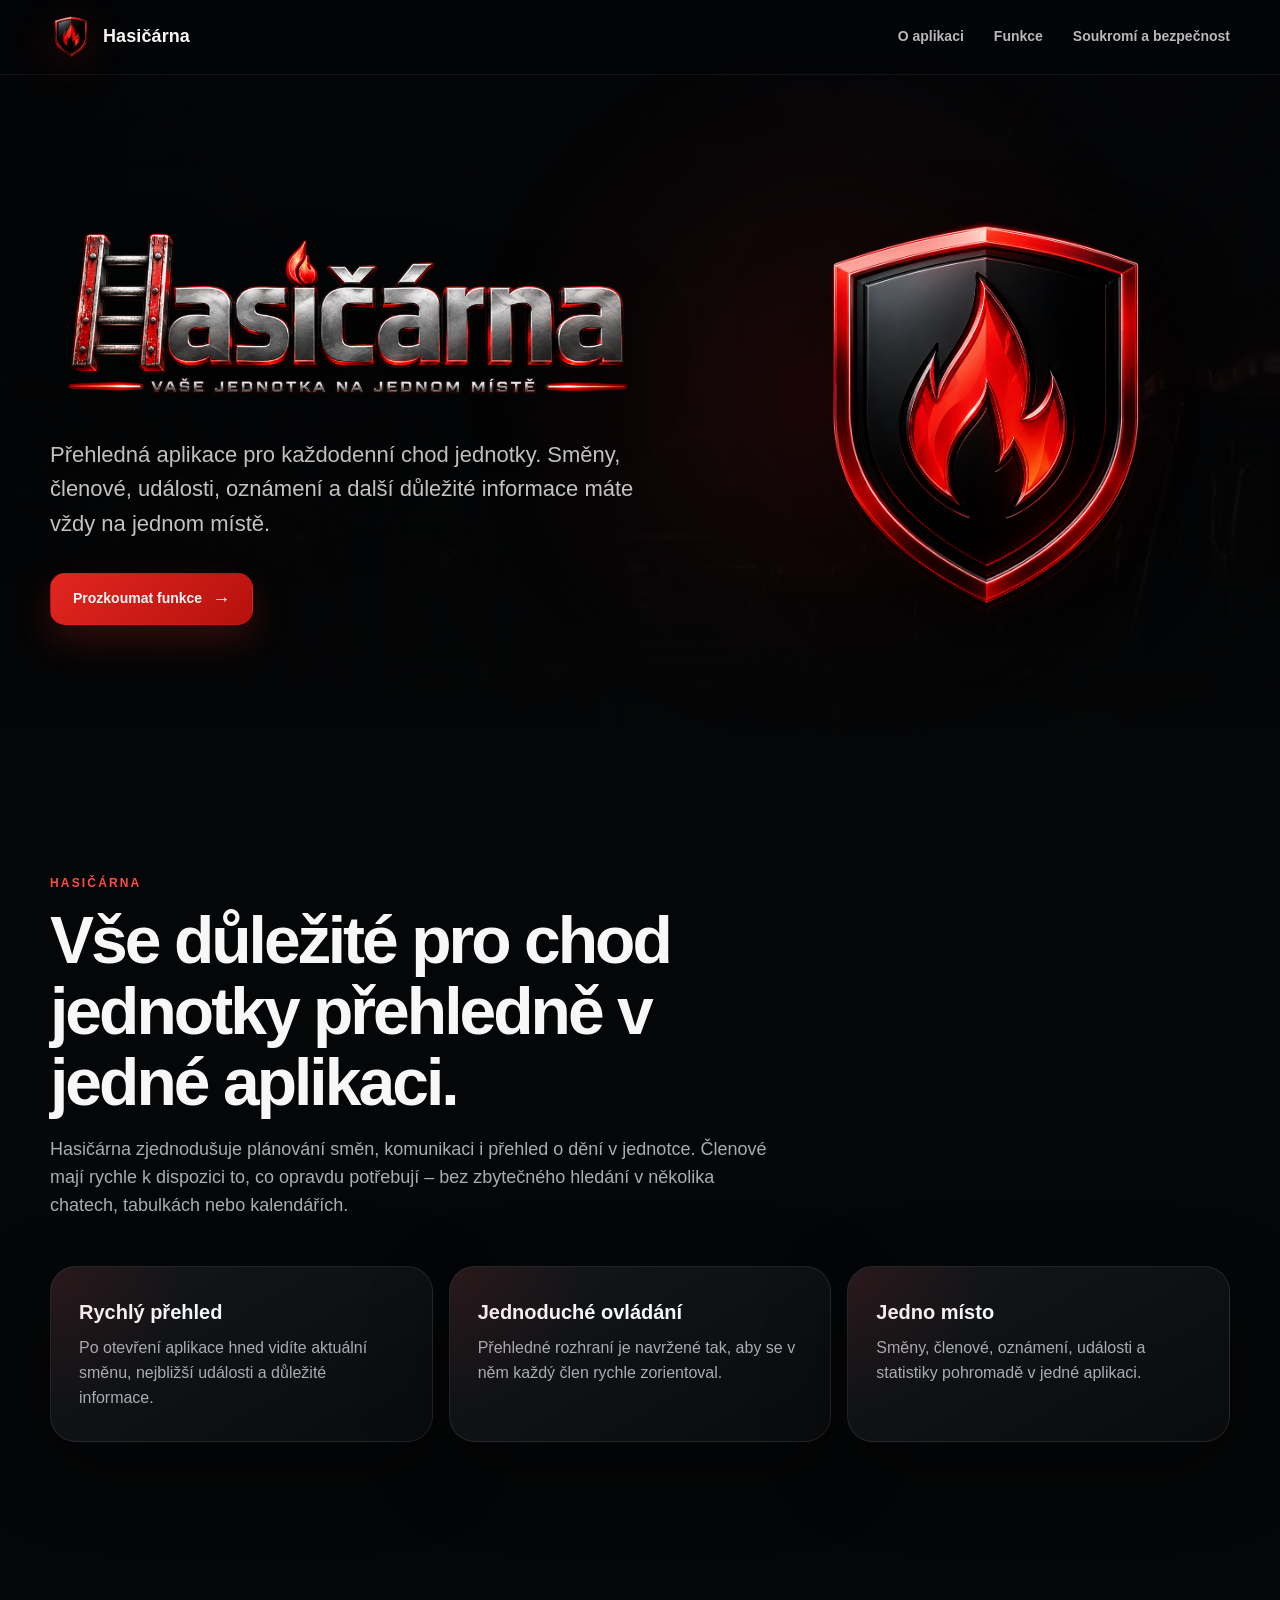
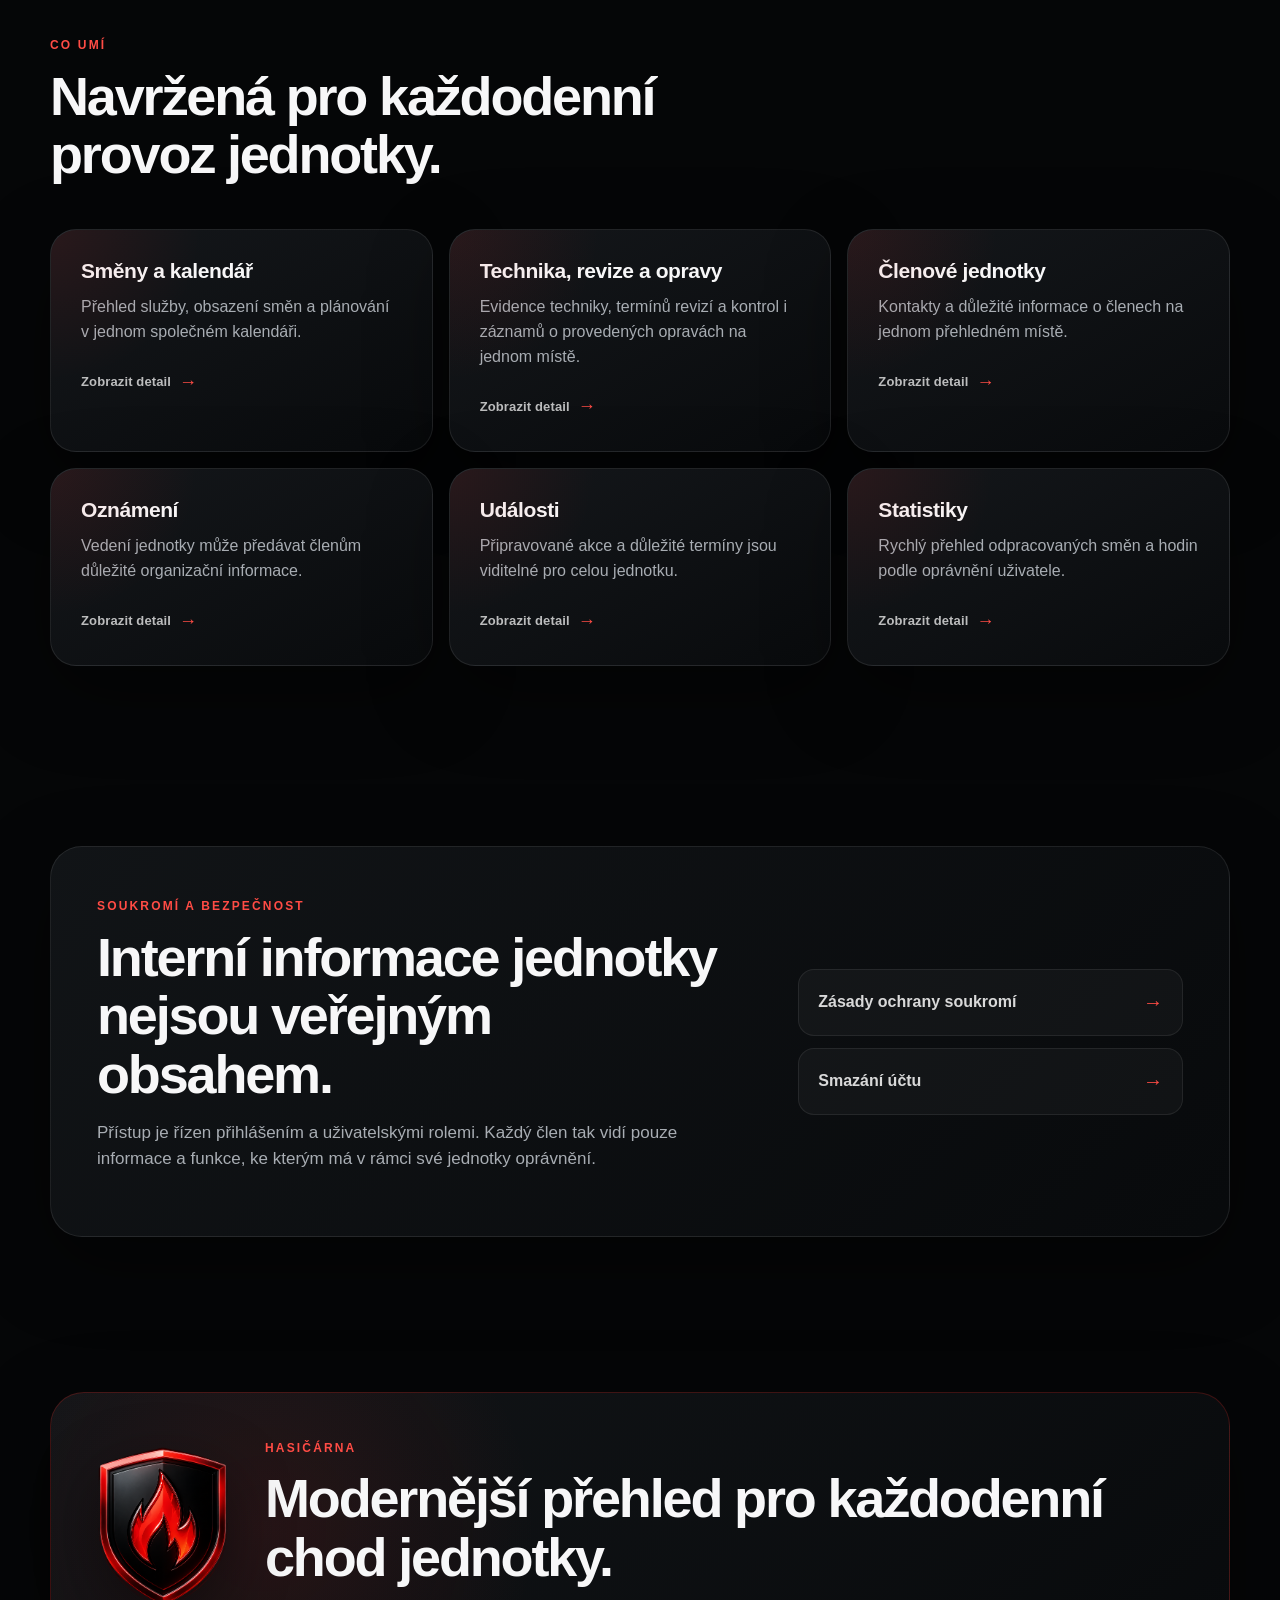
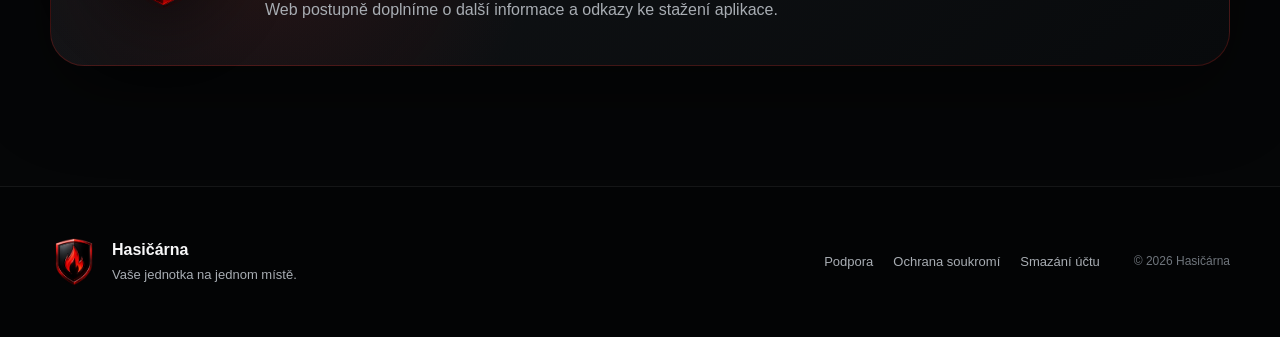
<file: index.html>
<!doctype html>
<html lang="cs">
<head>
  <meta charset="utf-8">
  <meta name="viewport" content="width=device-width, initial-scale=1">
  <meta name="theme-color" content="#070809">
  <meta name="description" content="Hasičárna – přehledná aplikace pro každodenní chod jednotky. Směny, členové, události, oznámení a další důležité informace na jednom místě.">
  <title>Hasičárna – vaše jednotka na jednom místě</title>
  <link rel="icon" type="image/png" href="assets/logo-shield.png">
  <link rel="stylesheet" href="styles.css">
</head>
<body>
  <header class="site-header" id="top">
    <div class="nav-shell">
      <a class="nav-brand" href="#top" aria-label="Hasičárna – domů">
        <img src="assets/logo-shield.png" alt="Logo Hasičárna">
        <span>Hasičárna</span>
      </a>
      <button class="menu-toggle" type="button" aria-label="Otevřít menu" aria-expanded="false">
        <span></span><span></span><span></span>
      </button>
      <nav class="nav-links" aria-label="Hlavní navigace">
        <a href="#o-aplikaci">O aplikaci</a>
        <a href="#funkce">Funkce</a>
        <a href="#bezpecnost">Soukromí a bezpečnost</a>
      </nav>
    </div>
  </header>

  <main>
    <section class="hero">
      <div class="hero-backdrop" aria-hidden="true"></div>
      <div class="hero-glow" aria-hidden="true"></div>
      <div class="hero-inner">
        <div class="hero-copy reveal">
          <img class="hero-wordmark" src="assets/hasicarna-wordmark.png" alt="Hasičárna – vaše jednotka na jednom místě">
          <p class="hero-lead">Přehledná aplikace pro každodenní chod jednotky. Směny, členové, události, oznámení a další důležité informace máte vždy na jednom místě.</p>
          <div class="hero-actions">
            <a class="button primary" href="#funkce">Prozkoumat funkce <span aria-hidden="true">→</span></a>
          </div>
        </div>
        <div class="hero-emblem reveal" aria-hidden="true">
          <div class="emblem-halo"></div>
          <img src="assets/logo-shield.png" alt="">
        </div>
      </div>
      <div class="hero-fade" aria-hidden="true"></div>
    </section>

    <section class="section intro" id="o-aplikaci">
      <div class="section-heading reveal">
        <span class="eyebrow">Hasičárna</span>
        <h1>Vše důležité pro chod jednotky přehledně v jedné aplikaci.</h1>
        <p>Hasičárna zjednodušuje plánování směn, komunikaci i přehled o dění v jednotce. Členové mají rychle k dispozici to, co opravdu potřebují – bez zbytečného hledání v několika chatech, tabulkách nebo kalendářích.</p>
      </div>
      <div class="stats-grid reveal">
        <article class="stat-card">
          <strong>Rychlý přehled</strong>
          <p>Po otevření aplikace hned vidíte aktuální směnu, nejbližší události a důležité informace.</p>
        </article>
        <article class="stat-card">
          <strong>Jednoduché ovládání</strong>
          <p>Přehledné rozhraní je navržené tak, aby se v něm každý člen rychle zorientoval.</p>
        </article>
        <article class="stat-card">
          <strong>Jedno místo</strong>
          <p>Směny, členové, oznámení, události a statistiky pohromadě v jedné aplikaci.</p>
        </article>
      </div>
    </section>

    <section class="section features" id="funkce">
      <div class="section-heading reveal">
        <span class="eyebrow">Co umí</span>
        <h2>Navržená pro každodenní provoz jednotky.</h2>
      </div>
      <div class="feature-grid">
        <article class="feature-card reveal" role="button" tabindex="0" aria-haspopup="dialog" data-feature="shifts">
          <h3>Směny a kalendář</h3>
          <p>Přehled služby, obsazení směn a plánování v jednom společném kalendáři.</p>
          <span class="feature-more">Zobrazit detail <span aria-hidden="true">→</span></span>
        </article>
        <article class="feature-card reveal" role="button" tabindex="0" aria-haspopup="dialog" data-feature="equipment">
          <h3>Technika, revize a opravy</h3>
          <p>Evidence techniky, termínů revizí a kontrol i záznamů o provedených opravách na jednom místě.</p>
          <span class="feature-more">Zobrazit detail <span aria-hidden="true">→</span></span>
        </article>
        <article class="feature-card reveal" role="button" tabindex="0" aria-haspopup="dialog" data-feature="members">
          <h3>Členové jednotky</h3>
          <p>Kontakty a důležité informace o členech na jednom přehledném místě.</p>
          <span class="feature-more">Zobrazit detail <span aria-hidden="true">→</span></span>
        </article>
        <article class="feature-card reveal" role="button" tabindex="0" aria-haspopup="dialog" data-feature="announcements">
          <h3>Oznámení</h3>
          <p>Vedení jednotky může předávat členům důležité organizační informace.</p>
          <span class="feature-more">Zobrazit detail <span aria-hidden="true">→</span></span>
        </article>
        <article class="feature-card reveal" role="button" tabindex="0" aria-haspopup="dialog" data-feature="events">
          <h3>Události</h3>
          <p>Připravované akce a důležité termíny jsou viditelné pro celou jednotku.</p>
          <span class="feature-more">Zobrazit detail <span aria-hidden="true">→</span></span>
        </article>
        <article class="feature-card reveal" role="button" tabindex="0" aria-haspopup="dialog" data-feature="statistics">
          <h3>Statistiky</h3>
          <p>Rychlý přehled odpracovaných směn a hodin podle oprávnění uživatele.</p>
          <span class="feature-more">Zobrazit detail <span aria-hidden="true">→</span></span>
        </article>
      </div>
    </section>

    <section class="section security" id="bezpecnost">
      <div class="security-panel reveal">
        <div>
          <span class="eyebrow">Soukromí a bezpečnost</span>
          <h2>Interní informace jednotky nejsou veřejným obsahem.</h2>
          <p>Přístup je řízen přihlášením a uživatelskými rolemi. Každý člen tak vidí pouze informace a funkce, ke kterým má v rámci své jednotky oprávnění.</p>
        </div>
        <div class="security-links">
          <a href="privacy.html">Zásady ochrany soukromí <span>→</span></a>
          <a href="delete-account.html">Smazání účtu <span>→</span></a>
        </div>
      </div>
    </section>

    <section class="section cta">
      <div class="cta-card reveal">
        <img src="assets/logo-shield.png" alt="Logo Hasičárna">
        <div>
          <span class="eyebrow">Hasičárna</span>
          <h2>Modernější přehled pro každodenní chod jednotky.</h2>
          <p>Web postupně doplníme o další informace a odkazy ke stažení aplikace.</p>
        </div>
      </div>
    </section>
  </main>


  <div class="feature-modal" id="feature-modal" aria-hidden="true">
    <div class="feature-modal-backdrop" data-modal-close></div>
    <section class="feature-modal-dialog" role="dialog" aria-modal="true" aria-labelledby="feature-modal-title">
      <button class="feature-modal-close" type="button" aria-label="Zavřít detail" data-modal-close>×</button>
      <div class="feature-modal-preview" id="feature-modal-preview">
        <img src="assets/logo-shield.png" alt="" aria-hidden="true">
        <span>Náhled obrazovky doplníme</span>
      </div>
      <div class="feature-modal-content">
        <span class="eyebrow">Detail funkce</span>
        <h2 id="feature-modal-title"></h2>
        <p id="feature-modal-text"></p>
        <ul id="feature-modal-list"></ul>
      </div>
    </section>
  </div>

  <footer class="site-footer">
    <div class="footer-inner">
      <div class="footer-brand">
        <img src="assets/logo-shield.png" alt="">
        <div><strong>Hasičárna</strong><span>Vaše jednotka na jednom místě.</span></div>
      </div>
      <div class="footer-links">
        <a href="support.html">Podpora</a>
        <a href="privacy.html">Ochrana soukromí</a>
        <a href="delete-account.html">Smazání účtu</a>
      </div>
      <p class="copyright">© <span id="year"></span> Hasičárna</p>
    </div>
  </footer>

  <script src="script.js"></script>
</body>
</html>
</file>
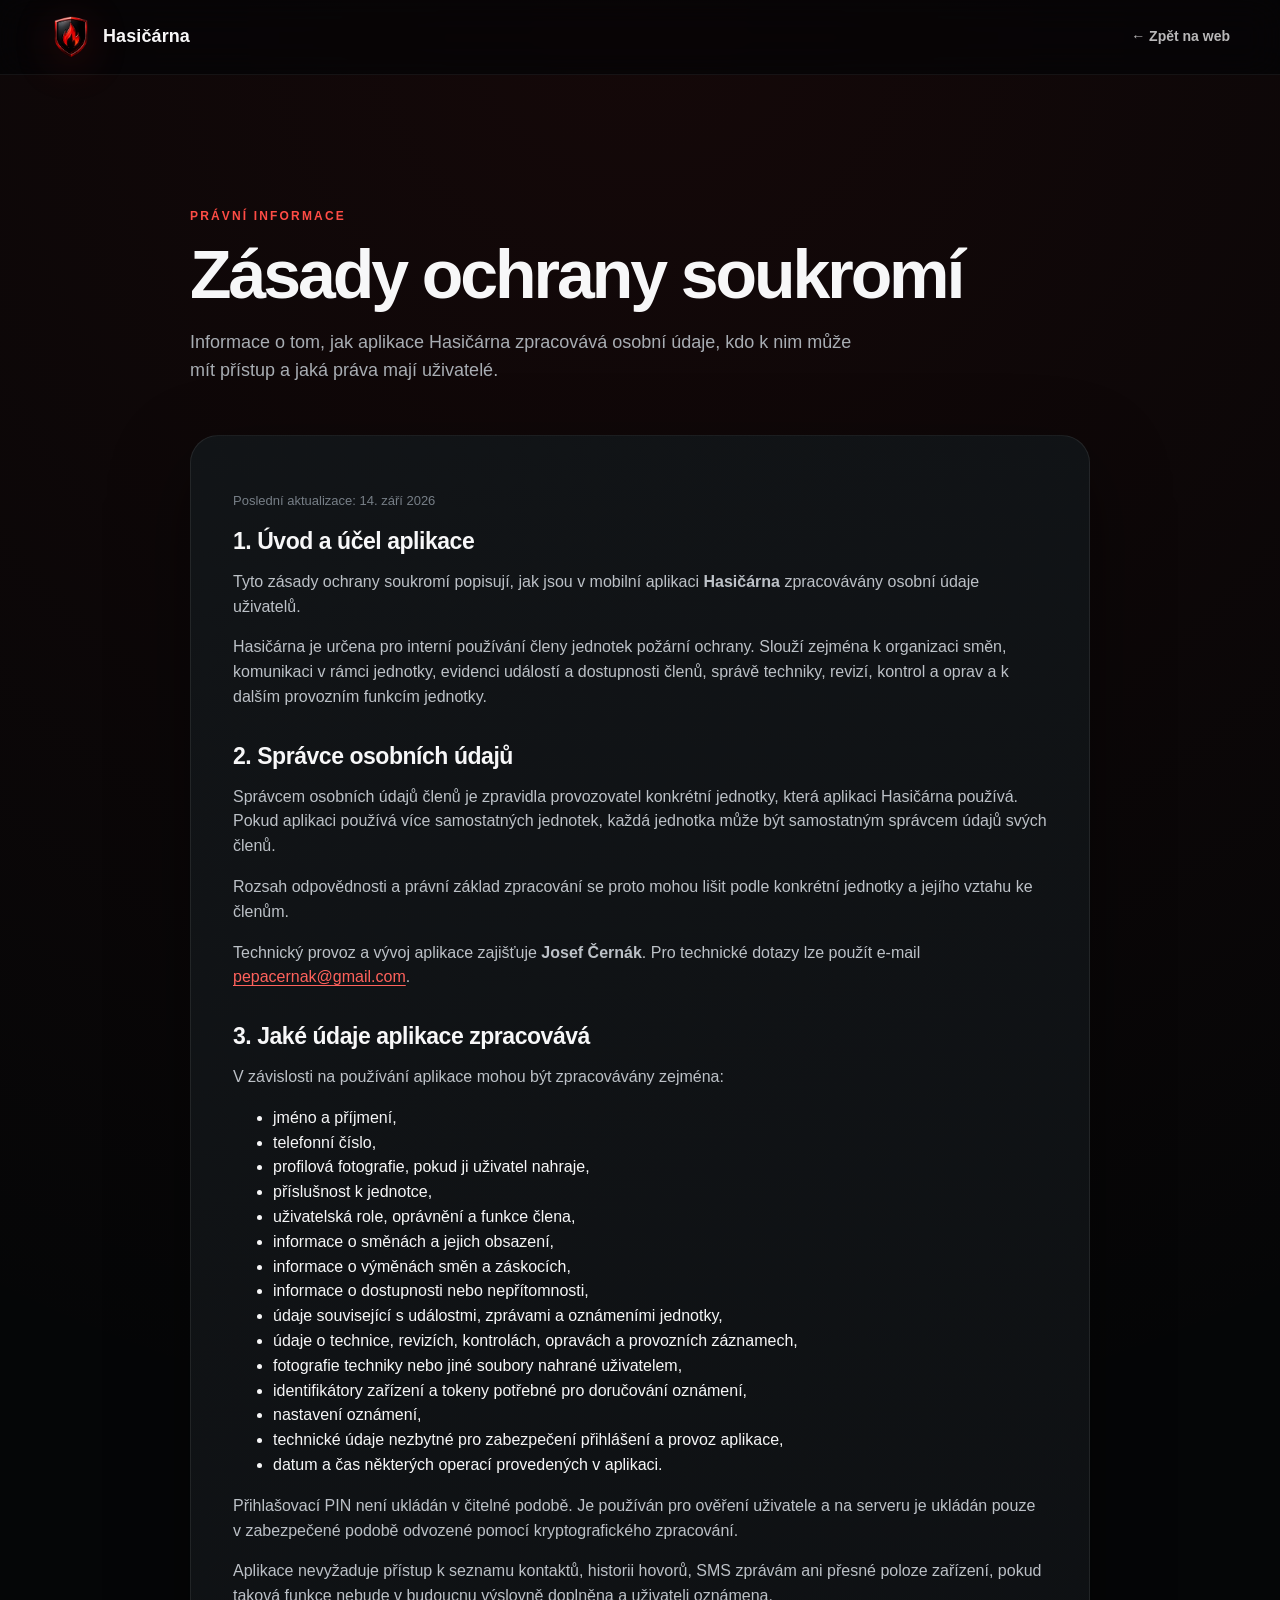
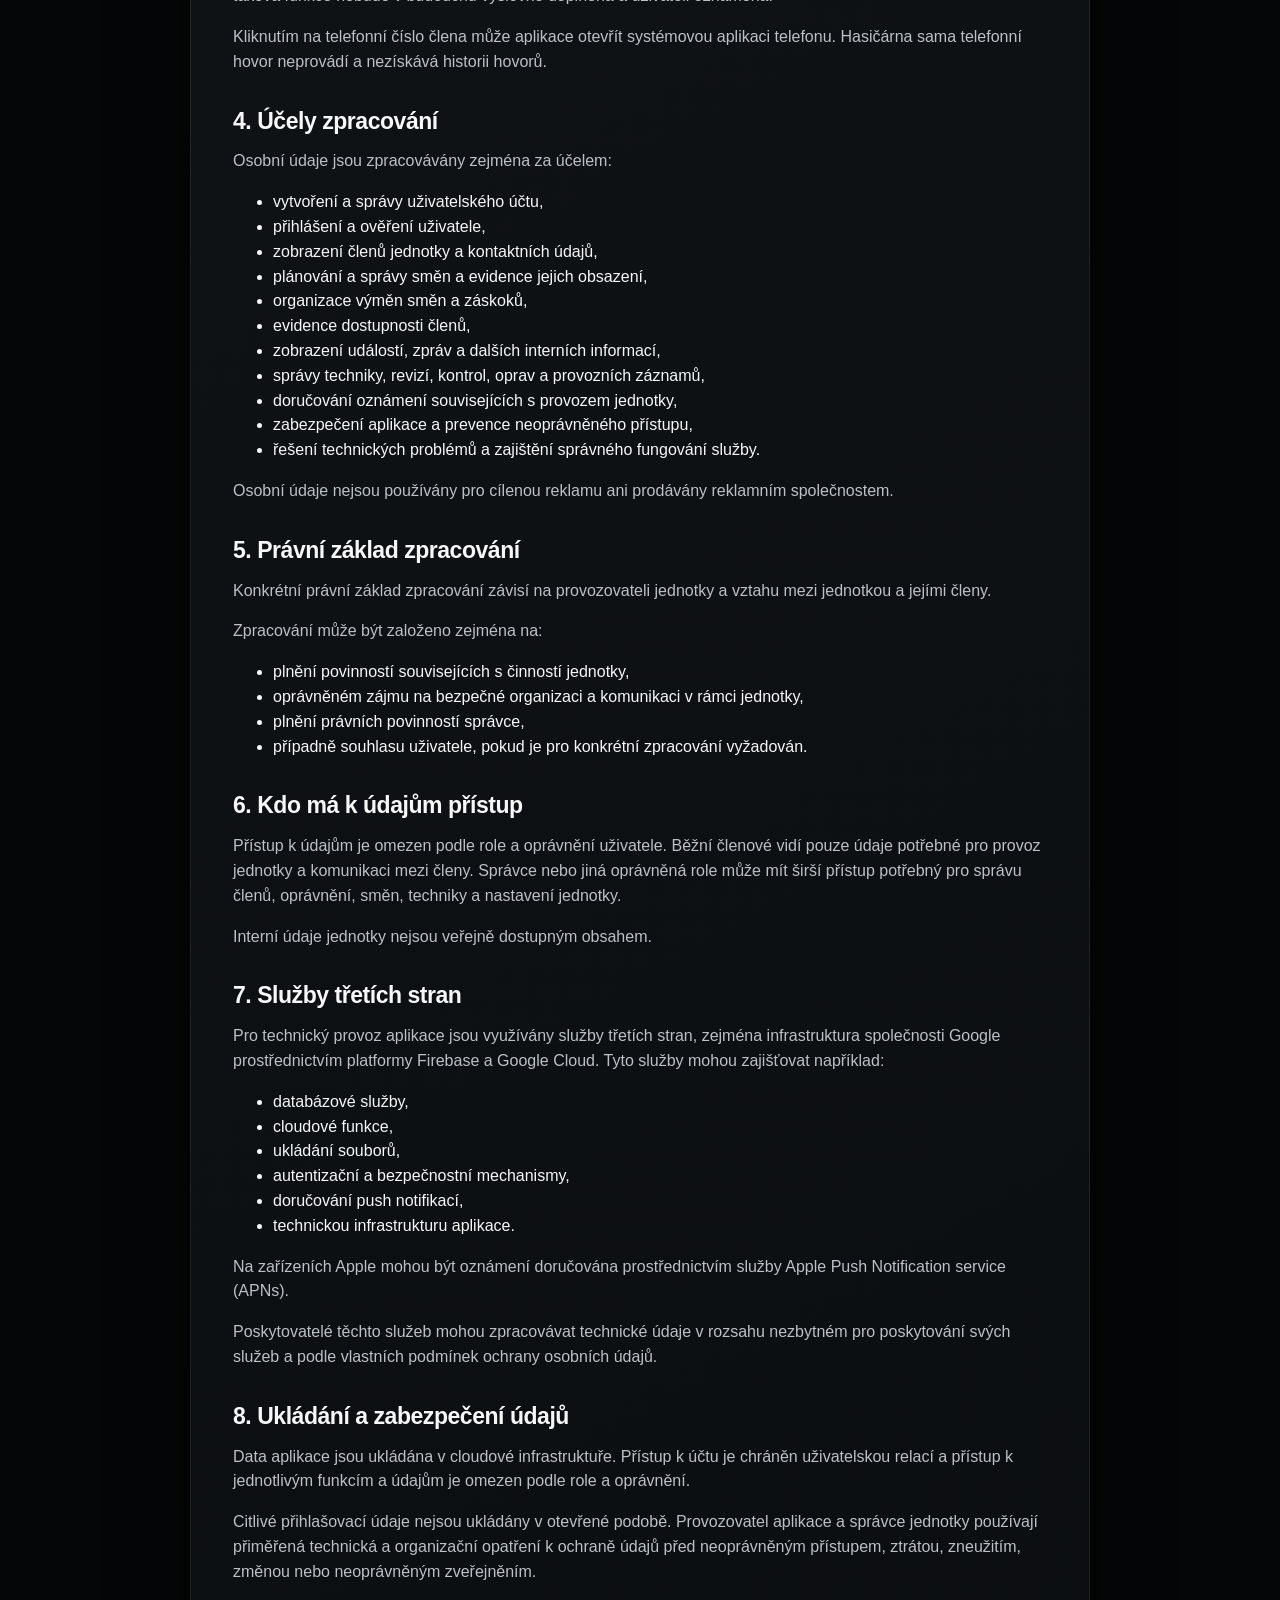
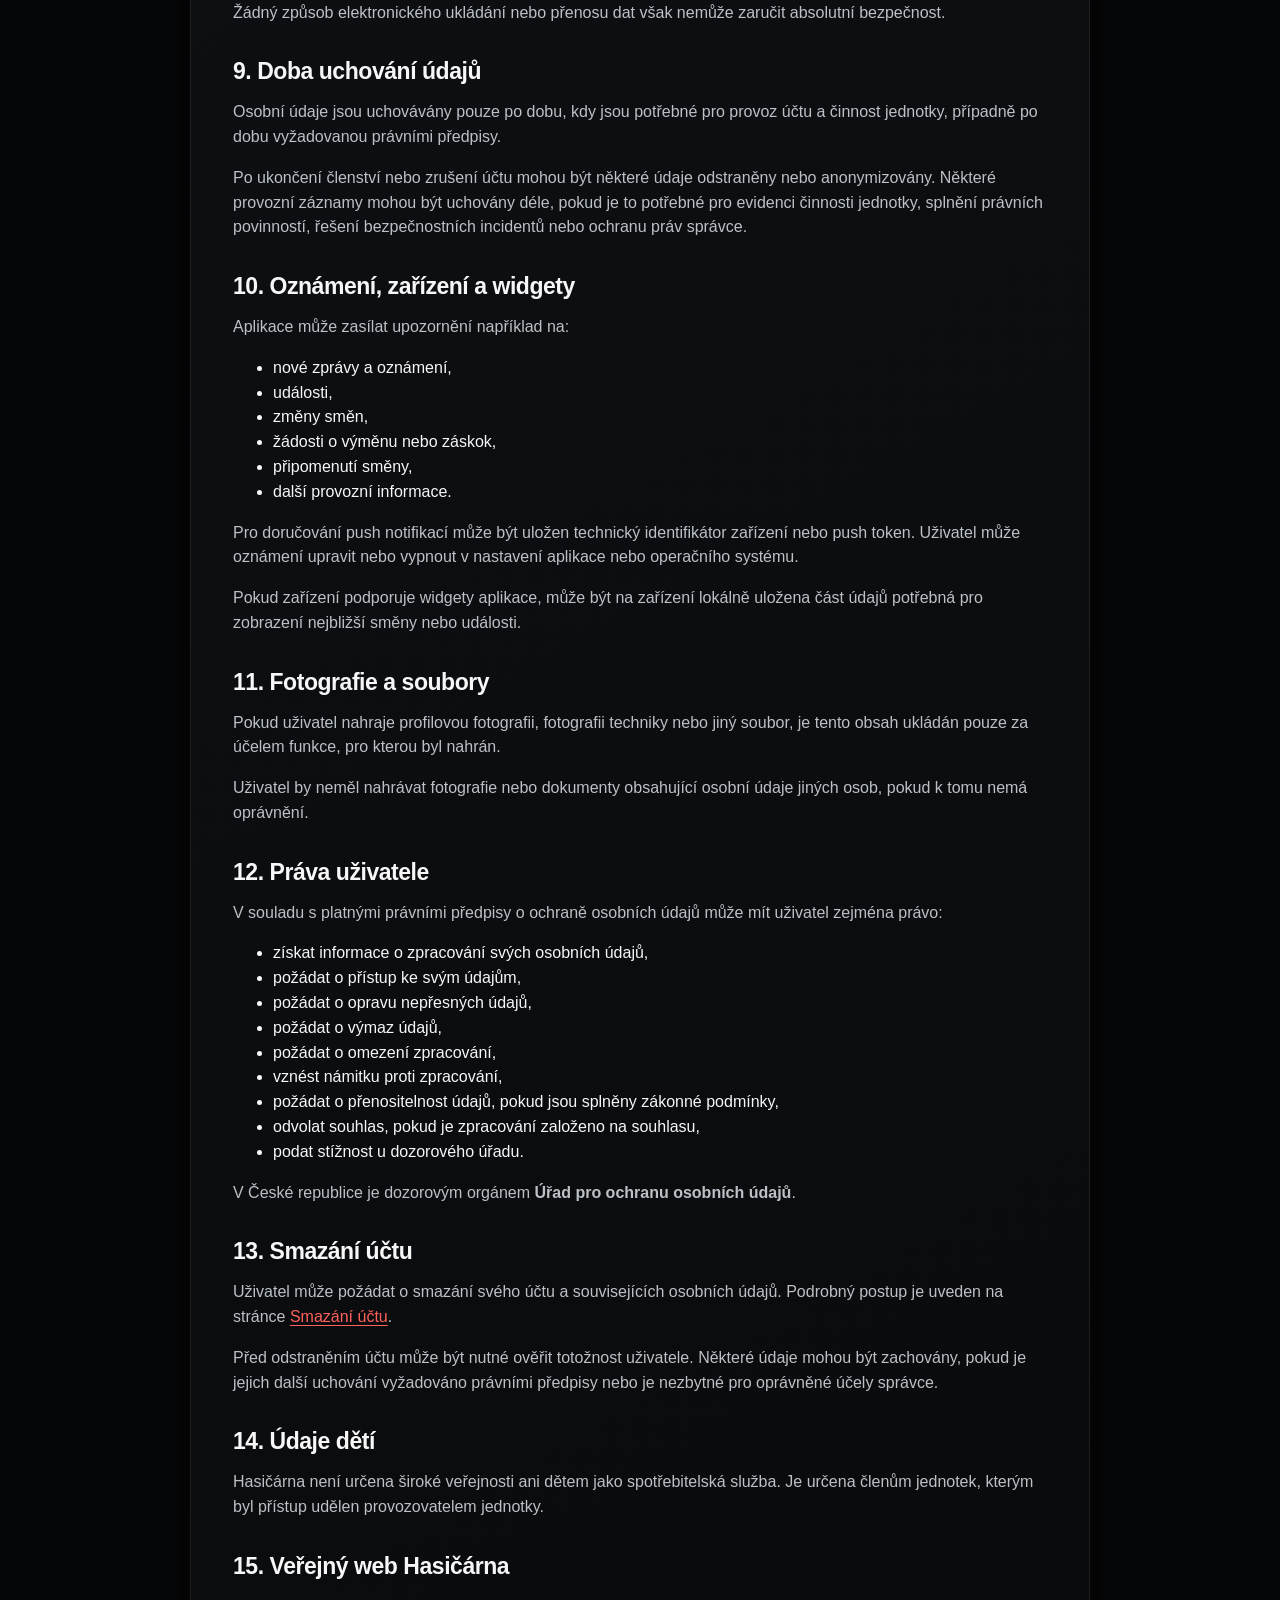
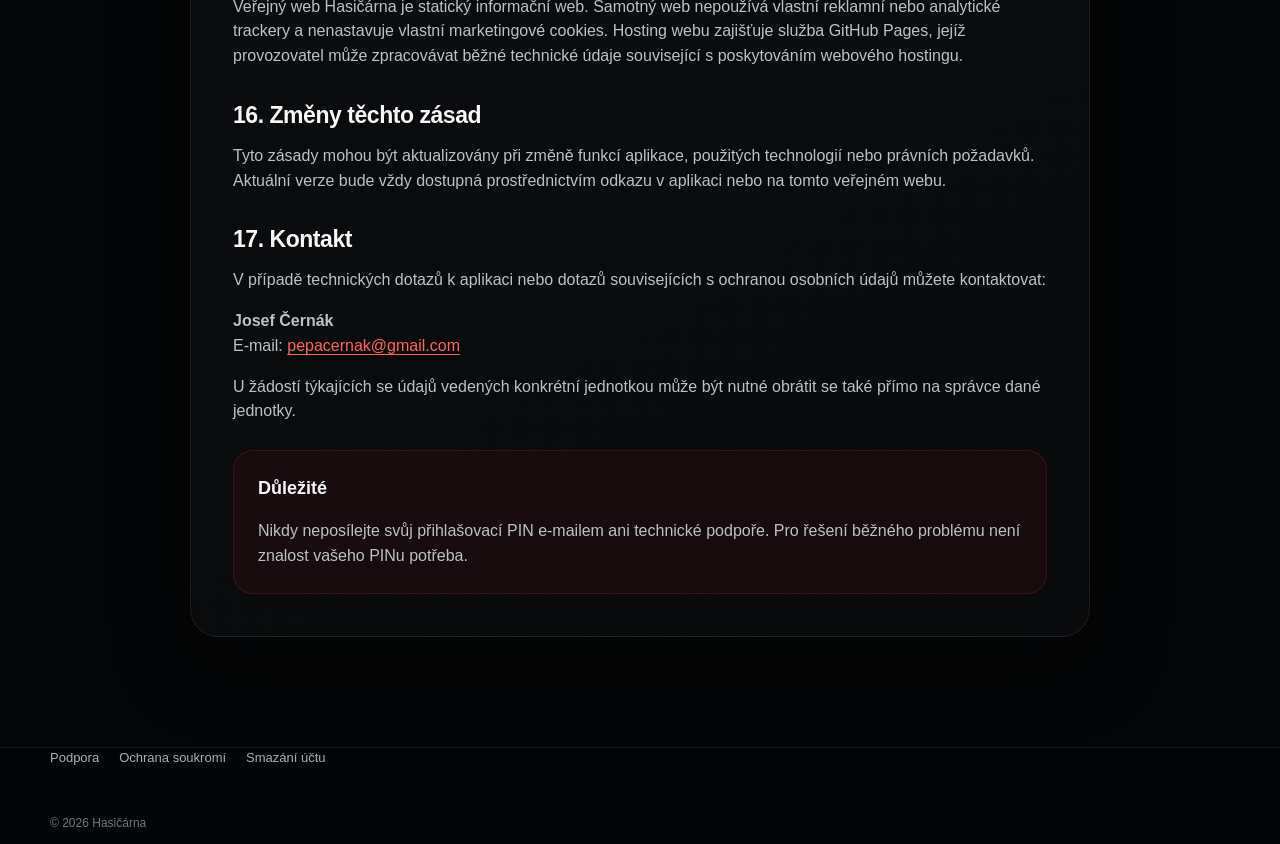
<file: privacy.html>
<!doctype html>
<html lang="cs">
<head>
  <meta charset="utf-8">
  <meta name="viewport" content="width=device-width, initial-scale=1">
  <meta name="theme-color" content="#070809">
  <meta name="description" content="Zásady ochrany soukromí aplikace Hasičárna.">
  <title>Zásady ochrany soukromí | Hasičárna</title>
  <link rel="icon" type="image/png" href="assets/logo-shield.png">
  <link rel="stylesheet" href="styles.css">
</head>
<body class="legal-page">
  <header class="site-header compact-header">
    <div class="nav-shell">
      <a class="nav-brand" href="index.html">
        <img src="assets/logo-shield.png" alt="Logo Hasičárna">
        <span>Hasičárna</span>
      </a>
      <nav class="nav-links legal-nav">
        <a href="index.html">← Zpět na web</a>
      </nav>
    </div>
  </header>

  <main class="legal-shell">
    <div class="legal-hero">
      <span class="eyebrow">Právní informace</span>
      <h1>Zásady ochrany soukromí</h1>
      <p>
        Informace o tom, jak aplikace Hasičárna zpracovává osobní údaje,
        kdo k nim může mít přístup a jaká práva mají uživatelé.
      </p>
    </div>

    <article class="legal-card">
      <p class="updated">Poslední aktualizace: 14. září 2026</p>

      <h2>1. Úvod a účel aplikace</h2>
      <p>
        Tyto zásady ochrany soukromí popisují, jak jsou v mobilní aplikaci
        <strong>Hasičárna</strong> zpracovávány osobní údaje uživatelů.
      </p>
      <p>
        Hasičárna je určena pro interní používání členy jednotek požární ochrany.
        Slouží zejména k organizaci směn, komunikaci v rámci jednotky, evidenci
        událostí a dostupnosti členů, správě techniky, revizí, kontrol a oprav
        a k dalším provozním funkcím jednotky.
      </p>

      <h2>2. Správce osobních údajů</h2>
      <p>
        Správcem osobních údajů členů je zpravidla provozovatel konkrétní jednotky,
        která aplikaci Hasičárna používá. Pokud aplikaci používá více samostatných
        jednotek, každá jednotka může být samostatným správcem údajů svých členů.
      </p>
      <p>
        Rozsah odpovědnosti a právní základ zpracování se proto mohou lišit podle
        konkrétní jednotky a jejího vztahu ke členům.
      </p>
      <p>
        Technický provoz a vývoj aplikace zajišťuje <strong>Josef Černák</strong>.
        Pro technické dotazy lze použít e-mail
        <a href="mailto:pepacernak@gmail.com">pepacernak@gmail.com</a>.
      </p>

      <h2>3. Jaké údaje aplikace zpracovává</h2>
      <p>V závislosti na používání aplikace mohou být zpracovávány zejména:</p>
      <ul>
        <li>jméno a příjmení,</li>
        <li>telefonní číslo,</li>
        <li>profilová fotografie, pokud ji uživatel nahraje,</li>
        <li>příslušnost k jednotce,</li>
        <li>uživatelská role, oprávnění a funkce člena,</li>
        <li>informace o směnách a jejich obsazení,</li>
        <li>informace o výměnách směn a záskocích,</li>
        <li>informace o dostupnosti nebo nepřítomnosti,</li>
        <li>údaje související s událostmi, zprávami a oznámeními jednotky,</li>
        <li>údaje o technice, revizích, kontrolách, opravách a provozních záznamech,</li>
        <li>fotografie techniky nebo jiné soubory nahrané uživatelem,</li>
        <li>identifikátory zařízení a tokeny potřebné pro doručování oznámení,</li>
        <li>nastavení oznámení,</li>
        <li>technické údaje nezbytné pro zabezpečení přihlášení a provoz aplikace,</li>
        <li>datum a čas některých operací provedených v aplikaci.</li>
      </ul>
      <p>
        Přihlašovací PIN není ukládán v čitelné podobě. Je používán pro ověření
        uživatele a na serveru je ukládán pouze v zabezpečené podobě odvozené
        pomocí kryptografického zpracování.
      </p>
      <p>
        Aplikace nevyžaduje přístup k seznamu kontaktů, historii hovorů, SMS zprávám
        ani přesné poloze zařízení, pokud taková funkce nebude v budoucnu výslovně
        doplněna a uživateli oznámena.
      </p>
      <p>
        Kliknutím na telefonní číslo člena může aplikace otevřít systémovou aplikaci
        telefonu. Hasičárna sama telefonní hovor neprovádí a nezískává historii hovorů.
      </p>

      <h2>4. Účely zpracování</h2>
      <p>Osobní údaje jsou zpracovávány zejména za účelem:</p>
      <ul>
        <li>vytvoření a správy uživatelského účtu,</li>
        <li>přihlášení a ověření uživatele,</li>
        <li>zobrazení členů jednotky a kontaktních údajů,</li>
        <li>plánování a správy směn a evidence jejich obsazení,</li>
        <li>organizace výměn směn a záskoků,</li>
        <li>evidence dostupnosti členů,</li>
        <li>zobrazení událostí, zpráv a dalších interních informací,</li>
        <li>správy techniky, revizí, kontrol, oprav a provozních záznamů,</li>
        <li>doručování oznámení souvisejících s provozem jednotky,</li>
        <li>zabezpečení aplikace a prevence neoprávněného přístupu,</li>
        <li>řešení technických problémů a zajištění správného fungování služby.</li>
      </ul>
      <p>
        Osobní údaje nejsou používány pro cílenou reklamu ani prodávány reklamním
        společnostem.
      </p>

      <h2>5. Právní základ zpracování</h2>
      <p>
        Konkrétní právní základ zpracování závisí na provozovateli jednotky
        a vztahu mezi jednotkou a jejími členy.
      </p>
      <p>Zpracování může být založeno zejména na:</p>
      <ul>
        <li>plnění povinností souvisejících s činností jednotky,</li>
        <li>oprávněném zájmu na bezpečné organizaci a komunikaci v rámci jednotky,</li>
        <li>plnění právních povinností správce,</li>
        <li>případně souhlasu uživatele, pokud je pro konkrétní zpracování vyžadován.</li>
      </ul>

      <h2>6. Kdo má k údajům přístup</h2>
      <p>
        Přístup k údajům je omezen podle role a oprávnění uživatele. Běžní členové
        vidí pouze údaje potřebné pro provoz jednotky a komunikaci mezi členy.
        Správce nebo jiná oprávněná role může mít širší přístup potřebný pro správu
        členů, oprávnění, směn, techniky a nastavení jednotky.
      </p>
      <p>
        Interní údaje jednotky nejsou veřejně dostupným obsahem.
      </p>

      <h2>7. Služby třetích stran</h2>
      <p>
        Pro technický provoz aplikace jsou využívány služby třetích stran,
        zejména infrastruktura společnosti Google prostřednictvím platformy
        Firebase a Google Cloud. Tyto služby mohou zajišťovat například:
      </p>
      <ul>
        <li>databázové služby,</li>
        <li>cloudové funkce,</li>
        <li>ukládání souborů,</li>
        <li>autentizační a bezpečnostní mechanismy,</li>
        <li>doručování push notifikací,</li>
        <li>technickou infrastrukturu aplikace.</li>
      </ul>
      <p>
        Na zařízeních Apple mohou být oznámení doručována prostřednictvím
        služby Apple Push Notification service (APNs).
      </p>
      <p>
        Poskytovatelé těchto služeb mohou zpracovávat technické údaje v rozsahu
        nezbytném pro poskytování svých služeb a podle vlastních podmínek ochrany
        osobních údajů.
      </p>

      <h2>8. Ukládání a zabezpečení údajů</h2>
      <p>
        Data aplikace jsou ukládána v cloudové infrastruktuře. Přístup k účtu je
        chráněn uživatelskou relací a přístup k jednotlivým funkcím a údajům je
        omezen podle role a oprávnění.
      </p>
      <p>
        Citlivé přihlašovací údaje nejsou ukládány v otevřené podobě. Provozovatel
        aplikace a správce jednotky používají přiměřená technická a organizační
        opatření k ochraně údajů před neoprávněným přístupem, ztrátou, zneužitím,
        změnou nebo neoprávněným zveřejněním.
      </p>
      <p>
        Žádný způsob elektronického ukládání nebo přenosu dat však nemůže zaručit
        absolutní bezpečnost.
      </p>

      <h2>9. Doba uchování údajů</h2>
      <p>
        Osobní údaje jsou uchovávány pouze po dobu, kdy jsou potřebné pro provoz
        účtu a činnost jednotky, případně po dobu vyžadovanou právními předpisy.
      </p>
      <p>
        Po ukončení členství nebo zrušení účtu mohou být některé údaje odstraněny
        nebo anonymizovány. Některé provozní záznamy mohou být uchovány déle,
        pokud je to potřebné pro evidenci činnosti jednotky, splnění právních
        povinností, řešení bezpečnostních incidentů nebo ochranu práv správce.
      </p>

      <h2>10. Oznámení, zařízení a widgety</h2>
      <p>Aplikace může zasílat upozornění například na:</p>
      <ul>
        <li>nové zprávy a oznámení,</li>
        <li>události,</li>
        <li>změny směn,</li>
        <li>žádosti o výměnu nebo záskok,</li>
        <li>připomenutí směny,</li>
        <li>další provozní informace.</li>
      </ul>
      <p>
        Pro doručování push notifikací může být uložen technický identifikátor
        zařízení nebo push token. Uživatel může oznámení upravit nebo vypnout
        v nastavení aplikace nebo operačního systému.
      </p>
      <p>
        Pokud zařízení podporuje widgety aplikace, může být na zařízení lokálně
        uložena část údajů potřebná pro zobrazení nejbližší směny nebo události.
      </p>

      <h2>11. Fotografie a soubory</h2>
      <p>
        Pokud uživatel nahraje profilovou fotografii, fotografii techniky nebo jiný
        soubor, je tento obsah ukládán pouze za účelem funkce, pro kterou byl nahrán.
      </p>
      <p>
        Uživatel by neměl nahrávat fotografie nebo dokumenty obsahující osobní údaje
        jiných osob, pokud k tomu nemá oprávnění.
      </p>

      <h2>12. Práva uživatele</h2>
      <p>
        V souladu s platnými právními předpisy o ochraně osobních údajů může mít
        uživatel zejména právo:
      </p>
      <ul>
        <li>získat informace o zpracování svých osobních údajů,</li>
        <li>požádat o přístup ke svým údajům,</li>
        <li>požádat o opravu nepřesných údajů,</li>
        <li>požádat o výmaz údajů,</li>
        <li>požádat o omezení zpracování,</li>
        <li>vznést námitku proti zpracování,</li>
        <li>požádat o přenositelnost údajů, pokud jsou splněny zákonné podmínky,</li>
        <li>odvolat souhlas, pokud je zpracování založeno na souhlasu,</li>
        <li>podat stížnost u dozorového úřadu.</li>
      </ul>
      <p>
        V České republice je dozorovým orgánem
        <strong>Úřad pro ochranu osobních údajů</strong>.
      </p>

      <h2>13. Smazání účtu</h2>
      <p>
        Uživatel může požádat o smazání svého účtu a souvisejících osobních údajů.
        Podrobný postup je uveden na stránce
        <a href="delete-account.html">Smazání účtu</a>.
      </p>
      <p>
        Před odstraněním účtu může být nutné ověřit totožnost uživatele. Některé
        údaje mohou být zachovány, pokud je jejich další uchování vyžadováno právními
        předpisy nebo je nezbytné pro oprávněné účely správce.
      </p>

      <h2>14. Údaje dětí</h2>
      <p>
        Hasičárna není určena široké veřejnosti ani dětem jako spotřebitelská služba.
        Je určena členům jednotek, kterým byl přístup udělen provozovatelem jednotky.
      </p>

      <h2>15. Veřejný web Hasičárna</h2>
      <p>
        Veřejný web Hasičárna je statický informační web. Samotný web nepoužívá
        vlastní reklamní nebo analytické trackery a nenastavuje vlastní marketingové
        cookies. Hosting webu zajišťuje služba GitHub Pages, jejíž provozovatel může
        zpracovávat běžné technické údaje související s poskytováním webového hostingu.
      </p>

      <h2>16. Změny těchto zásad</h2>
      <p>
        Tyto zásady mohou být aktualizovány při změně funkcí aplikace, použitých
        technologií nebo právních požadavků. Aktuální verze bude vždy dostupná
        prostřednictvím odkazu v aplikaci nebo na tomto veřejném webu.
      </p>

      <h2>17. Kontakt</h2>
      <p>
        V případě technických dotazů k aplikaci nebo dotazů souvisejících s ochranou
        osobních údajů můžete kontaktovat:
      </p>
      <p>
        <strong>Josef Černák</strong><br>
        E-mail: <a href="mailto:pepacernak@gmail.com">pepacernak@gmail.com</a>
      </p>
      <p>
        U žádostí týkajících se údajů vedených konkrétní jednotkou může být nutné
        obrátit se také přímo na správce dané jednotky.
      </p>

      <div class="notice">
        <strong>Důležité</strong>
        <p>
          Nikdy neposílejte svůj přihlašovací PIN e-mailem ani technické podpoře.
          Pro řešení běžného problému není znalost vašeho PINu potřeba.
        </p>
      </div>
    </article>
  </main>

  <footer class="site-footer small-footer">
    <div class="footer-inner">
      <div class="footer-links">
        <a href="support.html">Podpora</a>
        <a href="privacy.html">Ochrana soukromí</a>
        <a href="delete-account.html">Smazání účtu</a>
      </div>
      <p class="copyright">© <span id="year"></span> Hasičárna</p>
    </div>
  </footer>

  <script src="script.js"></script>
</body>
</html>
</file>
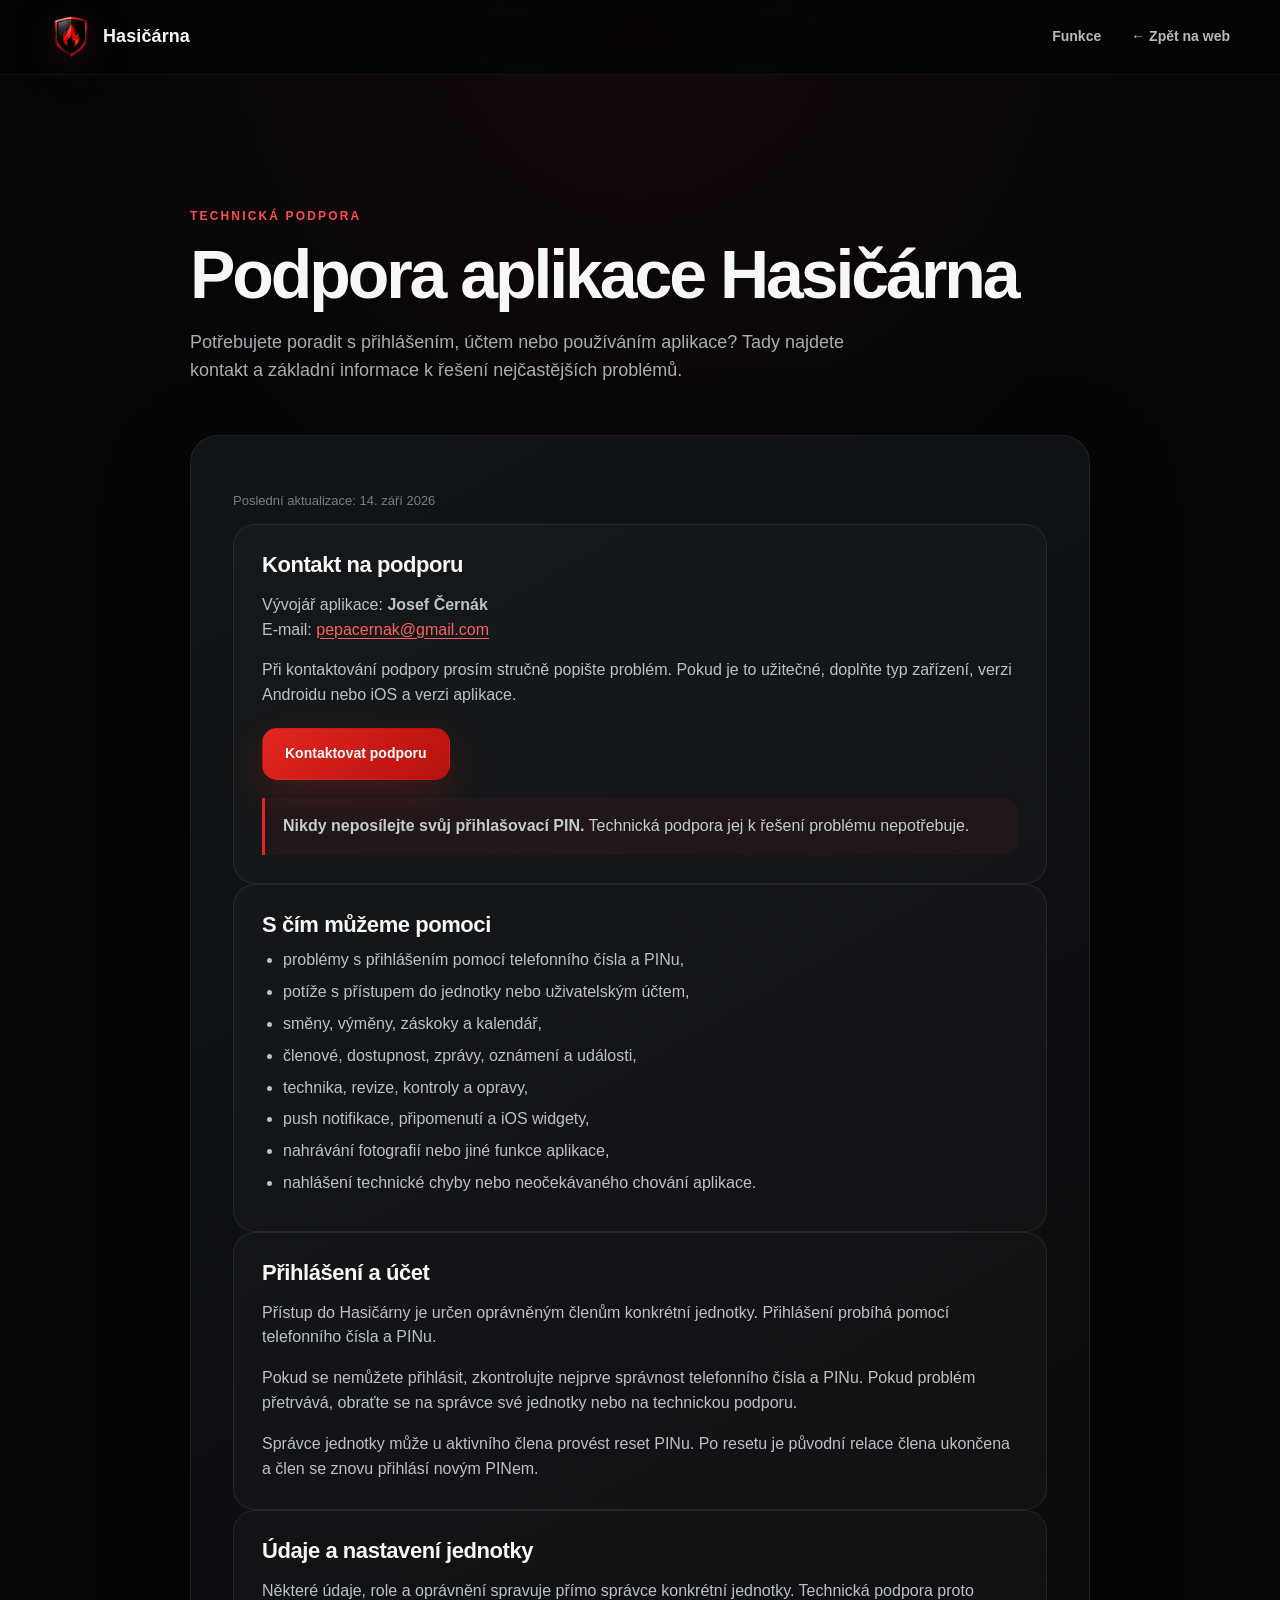
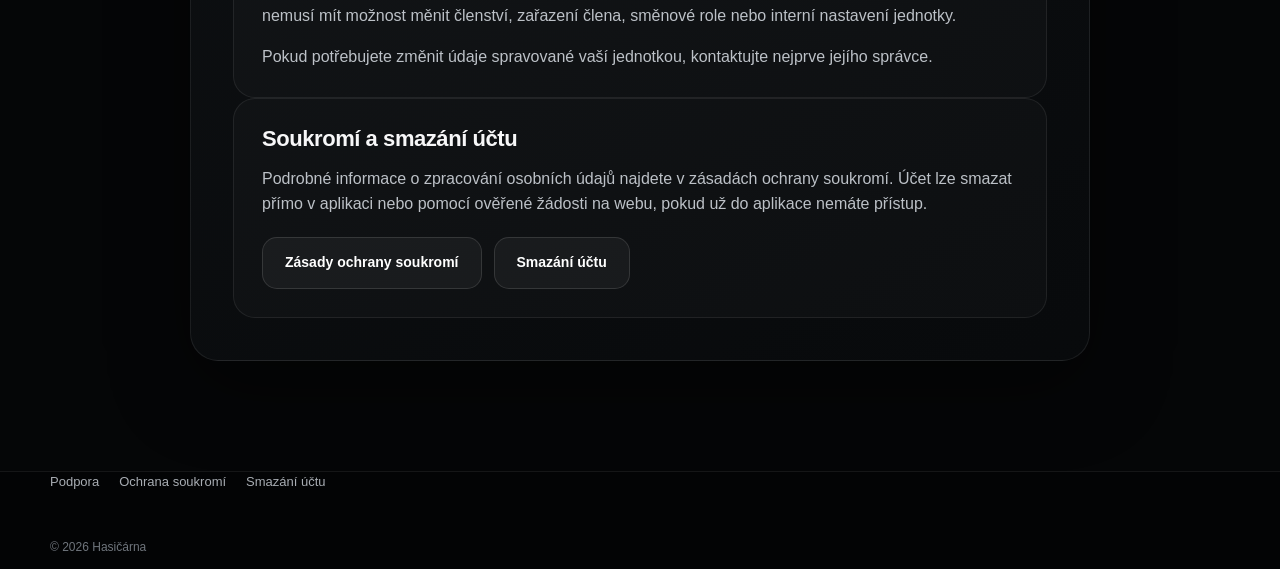
<file: support.html>
<!doctype html>
<html lang="cs">
<head>
  <meta charset="utf-8">
  <meta name="viewport" content="width=device-width, initial-scale=1">
  <meta name="theme-color" content="#070809">
  <meta name="description" content="Technická podpora aplikace Hasičárna.">
  <title>Podpora | Hasičárna</title>
  <link rel="icon" type="image/png" href="assets/logo-shield.png">
  <link rel="stylesheet" href="styles.css">
</head>
<body class="legal-page">
  <header class="site-header compact-header">
    <div class="nav-shell">
      <a class="nav-brand" href="index.html">
        <img src="assets/logo-shield.png" alt="Logo Hasičárna">
        <span>Hasičárna</span>
      </a>
      <nav class="nav-links legal-nav">
        <a href="index.html#funkce">Funkce</a>
        <a href="index.html">← Zpět na web</a>
      </nav>
    </div>
  </header>

  <main class="legal-shell">
    <div class="legal-hero">
      <span class="eyebrow">Technická podpora</span>
      <h1>Podpora aplikace Hasičárna</h1>
      <p>
        Potřebujete poradit s přihlášením, účtem nebo používáním aplikace?
        Tady najdete kontakt a základní informace k řešení nejčastějších problémů.
      </p>
    </div>

    <article class="legal-card">
      <p class="updated">Poslední aktualizace: 14. září 2026</p>

      <section class="delete-section" id="kontakt">
        <h2>Kontakt na podporu</h2>
        <p>
          Vývojář aplikace: <strong>Josef Černák</strong><br>
          E-mail:
          <a href="mailto:pepacernak@gmail.com">pepacernak@gmail.com</a>
        </p>
        <p>
          Při kontaktování podpory prosím stručně popište problém. Pokud je to
          užitečné, doplňte typ zařízení, verzi Androidu nebo iOS a verzi aplikace.
        </p>
        <div class="delete-actions">
          <a class="button primary"
             href="mailto:pepacernak@gmail.com?subject=Hasi%C4%8D%C3%A1rna%20-%20podpora">
            Kontaktovat podporu
          </a>
        </div>
        <div class="warning-note">
          <strong>Nikdy neposílejte svůj přihlašovací PIN.</strong>
          Technická podpora jej k řešení problému nepotřebuje.
        </div>
      </section>

      <section class="delete-section" id="pomoc">
        <h2>S čím můžeme pomoci</h2>
        <ul class="data-list">
          <li>problémy s přihlášením pomocí telefonního čísla a PINu,</li>
          <li>potíže s přístupem do jednotky nebo uživatelským účtem,</li>
          <li>směny, výměny, záskoky a kalendář,</li>
          <li>členové, dostupnost, zprávy, oznámení a události,</li>
          <li>technika, revize, kontroly a opravy,</li>
          <li>push notifikace, připomenutí a iOS widgety,</li>
          <li>nahrávání fotografií nebo jiné funkce aplikace,</li>
          <li>nahlášení technické chyby nebo neočekávaného chování aplikace.</li>
        </ul>
      </section>

      <section class="delete-section" id="prihlaseni">
        <h2>Přihlášení a účet</h2>
        <p>
          Přístup do Hasičárny je určen oprávněným členům konkrétní jednotky.
          Přihlášení probíhá pomocí telefonního čísla a PINu.
        </p>
        <p>
          Pokud se nemůžete přihlásit, zkontrolujte nejprve správnost telefonního
          čísla a PINu. Pokud problém přetrvává, obraťte se na správce své jednotky
          nebo na technickou podporu.
        </p>
        <p>
          Správce jednotky může u aktivního člena provést reset PINu. Po resetu je
          původní relace člena ukončena a člen se znovu přihlásí novým PINem.
        </p>
      </section>

      <section class="delete-section" id="jednotka">
        <h2>Údaje a nastavení jednotky</h2>
        <p>
          Některé údaje, role a oprávnění spravuje přímo správce konkrétní jednotky.
          Technická podpora proto nemusí mít možnost měnit členství, zařazení člena,
          směnové role nebo interní nastavení jednotky.
        </p>
        <p>
          Pokud potřebujete změnit údaje spravované vaší jednotkou, kontaktujte
          nejprve jejího správce.
        </p>
      </section>

      <section class="delete-section" id="soukromi">
        <h2>Soukromí a smazání účtu</h2>
        <p>
          Podrobné informace o zpracování osobních údajů najdete v zásadách
          ochrany soukromí. Účet lze smazat přímo v aplikaci nebo pomocí ověřené
          žádosti na webu, pokud už do aplikace nemáte přístup.
        </p>
        <div class="delete-actions">
          <a class="button secondary" href="privacy.html">
            Zásady ochrany soukromí
          </a>
          <a class="button secondary" href="delete-account.html">
            Smazání účtu
          </a>
        </div>
      </section>
    </article>
  </main>

  <footer class="site-footer small-footer">
    <div class="footer-inner">
      <div class="footer-links">
        <a href="support.html">Podpora</a>
        <a href="privacy.html">Ochrana soukromí</a>
        <a href="delete-account.html">Smazání účtu</a>
      </div>
      <p class="copyright">© <span id="year"></span> Hasičárna</p>
    </div>
  </footer>

  <script src="script.js"></script>
</body>
</html>
</file>
<file: styles.css>
:root {
  --bg: #050607;
  --bg-soft: #0b0d0f;
  --panel: rgba(17, 20, 23, .86);
  --panel-strong: #101316;
  --line: rgba(255,255,255,.09);
  --text: #f7f7f8;
  --muted: #a8adb3;
  --red: #e32620;
  --red-bright: #ff4c45;
  --shadow: 0 26px 80px rgba(0,0,0,.42);
  --radius: 26px;
}

* { box-sizing: border-box; }
html { scroll-behavior: smooth; }
body {
  margin: 0;
  background: var(--bg);
  color: var(--text);
  font-family: Inter, ui-sans-serif, -apple-system, BlinkMacSystemFont, "Segoe UI", Roboto, Helvetica, Arial, sans-serif;
  line-height: 1.55;
  -webkit-font-smoothing: antialiased;
}
a { color: inherit; text-decoration: none; }
img { display: block; max-width: 100%; }

.site-header {
  position: fixed;
  inset: 0 0 auto 0;
  z-index: 50;
  background: rgba(4,5,6,.72);
  border-bottom: 1px solid rgba(255,255,255,.06);
  backdrop-filter: blur(18px) saturate(130%);
}
.nav-shell {
  width: min(1180px, calc(100% - 36px));
  height: 74px;
  margin: 0 auto;
  display: flex;
  align-items: center;
  justify-content: space-between;
  gap: 28px;
}
.nav-brand { display: inline-flex; align-items: center; gap: 11px; font-weight: 800; letter-spacing: .1px; }
.nav-brand img { width: 42px; height: 42px; object-fit: contain; filter: drop-shadow(0 8px 20px rgba(227,38,32,.18)); }
.nav-brand span { font-size: 18px; }
.nav-links { display: flex; align-items: center; gap: 30px; }
.nav-links a { color: rgba(255,255,255,.72); font-size: 14px; font-weight: 650; transition: color .2s ease; }
.nav-links a:hover { color: #fff; }
.menu-toggle { display: none; background: transparent; border: 0; padding: 8px; }
.menu-toggle span { display: block; width: 24px; height: 2px; margin: 5px 0; background: #fff; border-radius: 2px; }

.hero {
  position: relative;
  min-height: 760px;
  padding-top: 74px;
  overflow: hidden;
  background: #060708;
}
.hero-backdrop {
  position: absolute; inset: 0;
  background:
    linear-gradient(90deg, rgba(3,4,5,.98) 0%, rgba(3,4,5,.86) 44%, rgba(3,4,5,.56) 72%, rgba(3,4,5,.88) 100%),
    linear-gradient(180deg, rgba(3,4,5,.25), rgba(3,4,5,.78) 75%, #050607 100%),
    url('assets/hero-background.jpg') center 62% / cover no-repeat;
  opacity: .88;
  transform: scale(1.02);
}
.hero-glow {
  position: absolute;
  width: 720px; height: 720px;
  right: 7%; top: 4%;
  border-radius: 50%;
  background: radial-gradient(circle, rgba(227,38,32,.12) 0%, rgba(227,38,32,.035) 42%, transparent 72%);
  filter: blur(8px);
}
.hero-inner {
  position: relative;
  z-index: 2;
  width: min(1180px, calc(100% - 44px));
  min-height: 686px;
  margin: 0 auto;
  display: grid;
  grid-template-columns: 1.12fr .88fr;
  align-items: center;
  gap: 70px;
}
.hero-copy { max-width: 650px; }
.hero-wordmark { width: min(100%, 630px); margin-left: -7px; filter: drop-shadow(0 18px 30px rgba(0,0,0,.45)); }
.hero-lead { max-width: 610px; margin: 22px 0 0; color: rgba(255,255,255,.76); font-size: clamp(18px, 2vw, 22px); line-height: 1.55; }
.hero-actions { display: flex; flex-wrap: wrap; gap: 12px; margin-top: 32px; }
.button { display: inline-flex; align-items: center; justify-content: center; min-height: 52px; padding: 0 22px; border-radius: 15px; font-weight: 800; font-size: 14px; border: 1px solid transparent; transition: .2s ease; }
.button.primary { background: linear-gradient(135deg, #e32620, #b5110d); box-shadow: 0 14px 36px rgba(227,38,32,.23); }
.button.primary:hover { transform: translateY(-2px); box-shadow: 0 18px 42px rgba(227,38,32,.32); }
.button.secondary { background: rgba(255,255,255,.045); border-color: rgba(255,255,255,.12); color: rgba(255,255,255,.84); }
.button.secondary:hover { background: rgba(255,255,255,.075); }
.hero-emblem { position: relative; display: grid; place-items: center; min-height: 440px; }
.hero-emblem img { position: relative; z-index: 2; width: min(320px, 72%); filter: drop-shadow(0 32px 42px rgba(0,0,0,.62)); }
.emblem-halo { position: absolute; width: 420px; height: 420px; border-radius: 50%; background: radial-gradient(circle, rgba(227,38,32,.16), rgba(227,38,32,.04) 42%, transparent 72%); filter: blur(12px); }
.hero-fade { position: absolute; inset: auto 0 0; height: 190px; background: linear-gradient(180deg, transparent, var(--bg)); z-index: 1; }

.section { width: min(1180px, calc(100% - 44px)); margin: 0 auto; padding: 110px 0; }
.section-heading { max-width: 760px; margin-bottom: 46px; }
.eyebrow { display: inline-block; color: var(--red-bright); font-size: 12px; font-weight: 900; letter-spacing: .18em; text-transform: uppercase; margin-bottom: 12px; }
h1, h2, h3 { margin: 0; line-height: 1.08; }
h1 { font-size: clamp(38px, 6vw, 66px); letter-spacing: -.045em; }
h2 { font-size: clamp(34px, 4.5vw, 54px); letter-spacing: -.04em; }
h3 { font-size: 21px; letter-spacing: -.02em; }
.section-heading p { margin: 18px 0 0; color: var(--muted); font-size: 18px; max-width: 720px; }

.stats-grid, .feature-grid { display: grid; grid-template-columns: repeat(3, 1fr); gap: 16px; }
.stat-card, .feature-card {
  position: relative;
  overflow: hidden;
  border: 1px solid var(--line);
  border-radius: var(--radius);
  background: linear-gradient(150deg, rgba(22,25,29,.92), rgba(9,11,13,.96));
  box-shadow: var(--shadow);
}
.stat-card { padding: 30px 28px; min-height: 176px; }
.stat-card::after, .feature-card::after { content: ""; position: absolute; inset: 0; pointer-events: none; background: radial-gradient(circle at 0 0, rgba(227,38,32,.10), transparent 34%); }
.stat-icon { display: inline-grid; place-items: center; width: 42px; height: 42px; border-radius: 13px; background: rgba(227,38,32,.10); border: 1px solid rgba(227,38,32,.28); color: var(--red-bright); font-weight: 900; font-size: 12px; }
.stat-card strong { display: block; margin-top: 0; font-size: 20px; }
.stat-card p { color: var(--muted); margin: 8px 0 0; }
.features { padding-top: 80px; }
.feature-grid { grid-template-columns: repeat(3, 1fr); }
.feature-card { padding: 30px; min-height: 190px; }
.feature-card h3 { margin-top: 0; }
.feature-card p { color: var(--muted); margin: 12px 0 0; }

.security { padding-top: 70px; }
.security-panel { display: grid; grid-template-columns: 1.25fr .75fr; gap: 60px; align-items: center; padding: 46px; border-radius: 32px; background: linear-gradient(135deg, rgba(18,21,24,.95), rgba(8,10,12,.98)); border: 1px solid rgba(255,255,255,.09); box-shadow: var(--shadow); }
.security-panel p { color: var(--muted); font-size: 17px; max-width: 680px; }
.security-links { display: grid; gap: 12px; }
.security-links a { display: flex; align-items: center; justify-content: space-between; gap: 16px; padding: 17px 19px; border-radius: 16px; background: rgba(255,255,255,.035); border: 1px solid rgba(255,255,255,.08); font-weight: 750; color: rgba(255,255,255,.84); }
.security-links a span { color: var(--red-bright); font-size: 20px; }
.security-links a:hover { background: rgba(255,255,255,.06); }

.cta { padding-top: 45px; padding-bottom: 120px; }
.cta-card { display: flex; align-items: center; gap: 36px; padding: 42px 46px; border-radius: 34px; border: 1px solid rgba(227,38,32,.24); background: radial-gradient(circle at 18% 50%, rgba(227,38,32,.11), transparent 28%), linear-gradient(140deg, #121518, #080a0c); box-shadow: var(--shadow); }
.cta-card img { width: 132px; filter: drop-shadow(0 20px 32px rgba(0,0,0,.45)); }
.cta-card p { color: var(--muted); margin: 12px 0 0; }

.site-footer { border-top: 1px solid rgba(255,255,255,.07); background: #030405; }
.footer-inner { width: min(1180px, calc(100% - 44px)); min-height: 150px; margin: 0 auto; display: grid; grid-template-columns: 1fr auto auto; align-items: center; gap: 34px; }
.footer-brand { display: flex; align-items: center; gap: 14px; }
.footer-brand img { width: 48px; height: 48px; object-fit: contain; }
.footer-brand strong, .footer-brand span { display: block; }
.footer-brand span { color: var(--muted); font-size: 13px; margin-top: 2px; }
.footer-links { display: flex; gap: 20px; }
.footer-links a { color: var(--muted); font-size: 13px; }
.footer-links a:hover { color: #fff; }
.copyright { color: #6f757c; font-size: 12px; }

.reveal { opacity: 0; transform: translateY(16px); transition: opacity .7s ease, transform .7s ease; }
.reveal.visible { opacity: 1; transform: translateY(0); }

/* Legal pages */
.legal-page { background: radial-gradient(circle at 50% 0%, rgba(227,38,32,.07), transparent 26%), #050607; }
.compact-header { position: sticky; top: 0; }
.legal-nav { display: flex; }
.legal-shell { width: min(900px, calc(100% - 40px)); margin: 0 auto; padding: 76px 0 110px; }
.legal-hero { padding: 52px 0 32px; }
.legal-hero h1 { font-size: clamp(40px, 7vw, 68px); }
.legal-hero p { color: var(--muted); font-size: 18px; max-width: 680px; }
.legal-card { padding: 42px; border-radius: 28px; background: linear-gradient(150deg, rgba(18,21,24,.96), rgba(8,10,12,.98)); border: 1px solid rgba(255,255,255,.08); box-shadow: var(--shadow); }
.legal-card h2 { font-size: 23px; margin-top: 34px; letter-spacing: -.02em; }
.legal-card h2:first-of-type { margin-top: 18px; }
.legal-card p { color: #bcc1c7; }
.legal-card a { color: #ff625c; text-decoration: underline; text-underline-offset: 3px; }
.updated { font-size: 13px; color: #777f87 !important; }
.steps { display: grid; gap: 16px; }
.step { display: grid; grid-template-columns: 50px 1fr; gap: 18px; padding: 22px; border: 1px solid rgba(255,255,255,.07); border-radius: 20px; background: rgba(255,255,255,.025); }
.step > span { width: 44px; height: 44px; display: grid; place-items: center; border-radius: 14px; background: rgba(227,38,32,.12); border: 1px solid rgba(227,38,32,.28); color: var(--red-bright); font-weight: 900; }
.step h2 { margin: 1px 0 7px; font-size: 20px; }
.step p { margin: 0; }
.notice { margin-top: 26px; padding: 24px; border-radius: 20px; background: rgba(227,38,32,.07); border: 1px solid rgba(227,38,32,.20); }
.notice strong { font-size: 18px; }
.notice p { margin-bottom: 0; }
.legal-note { margin-top: 24px; font-size: 14px; }
.small-footer .footer-inner { min-height: 90px; grid-template-columns: 1fr; }

@media (max-width: 900px) {
  .hero-inner { grid-template-columns: 1fr; gap: 20px; padding: 90px 0 80px; text-align: center; }
  .hero-copy { margin: 0 auto; }
  .hero-wordmark { margin: 0 auto; }
  .hero-lead { margin-left: auto; margin-right: auto; }
  .hero-actions { justify-content: center; }
  .hero-emblem { min-height: 300px; }
  .hero-emblem img { width: 220px; }
  .emblem-halo { width: 330px; height: 330px; }
  .stats-grid, .feature-grid { grid-template-columns: repeat(2, 1fr); }
  .security-panel { grid-template-columns: 1fr; gap: 28px; }
  .footer-inner { grid-template-columns: 1fr; padding: 34px 0; }
}

@media (max-width: 680px) {
  .nav-shell { height: 68px; }
  .nav-links { display: none; position: absolute; left: 18px; right: 18px; top: 76px; padding: 18px; border-radius: 18px; background: rgba(10,12,14,.98); border: 1px solid rgba(255,255,255,.08); flex-direction: column; align-items: stretch; gap: 5px; box-shadow: var(--shadow); }
  .nav-links.open { display: flex; }
  .nav-links a { padding: 10px 12px; }
  .menu-toggle { display: block; }
  .legal-nav { display: flex !important; position: static; padding: 0; border: 0; background: none; box-shadow: none; }
  .legal-nav a { padding: 8px 0; }
  .hero { min-height: 710px; padding-top: 68px; }
  .hero-inner { min-height: auto; width: min(100% - 30px, 1180px); padding: 72px 0 76px; }
  .hero-backdrop { background-position: 56% bottom; opacity: .72; }
  .hero-wordmark { width: min(100%, 520px); }
  .hero-emblem { min-height: 255px; }
  .hero-emblem img { width: 185px; }
  .emblem-halo { width: 270px; height: 270px; }
  .section { width: min(100% - 30px, 1180px); padding: 78px 0; }
  .stats-grid, .feature-grid { grid-template-columns: 1fr; }
  .stat-card, .feature-card { min-height: auto; }
  .security-panel { padding: 30px 24px; }
  .cta-card { align-items: flex-start; padding: 30px 24px; gap: 22px; }
  .cta-card img { width: 86px; }
  .footer-inner { width: min(100% - 30px, 1180px); }
  .footer-links { flex-direction: column; gap: 7px; }
  .legal-shell { width: min(100% - 28px, 900px); padding-top: 36px; }
  .legal-hero { padding-top: 28px; }
  .legal-card { padding: 26px 20px; }
  .step { grid-template-columns: 42px 1fr; gap: 14px; padding: 18px; }
  .step > span { width: 40px; height: 40px; }
}

/* Interactive feature details */
.feature-card[role="button"] {
  cursor: pointer;
  transition: transform .22s ease, border-color .22s ease, background .22s ease, box-shadow .22s ease;
}
.feature-card[role="button"]:hover {
  transform: translateY(-4px);
  border-color: rgba(227,38,32,.42);
  background: linear-gradient(150deg, rgba(25,28,32,.96), rgba(10,12,14,.98));
  box-shadow: 0 22px 54px rgba(0,0,0,.34), 0 0 0 1px rgba(227,38,32,.04) inset;
}
.feature-card[role="button"]:focus-visible {
  outline: 2px solid rgba(255,86,79,.92);
  outline-offset: 4px;
}
.feature-more {
  display: inline-flex;
  align-items: center;
  gap: 8px;
  margin-top: 24px;
  color: rgba(255,255,255,.72);
  font-size: 13px;
  font-weight: 800;
  letter-spacing: .01em;
}
.feature-more span {
  color: var(--red-bright);
  font-size: 18px;
  transition: transform .2s ease;
}
.feature-card[role="button"]:hover .feature-more span { transform: translateX(4px); }

body.modal-open { overflow: hidden; }
.feature-modal {
  position: fixed;
  inset: 0;
  z-index: 1000;
  display: grid;
  place-items: center;
  padding: 24px;
  opacity: 0;
  visibility: hidden;
  transition: opacity .22s ease, visibility .22s ease;
}
.feature-modal.open { opacity: 1; visibility: visible; }
.feature-modal-backdrop {
  position: absolute;
  inset: 0;
  background: rgba(0,0,0,.78);
  backdrop-filter: blur(10px);
  -webkit-backdrop-filter: blur(10px);
}
.feature-modal-dialog {
  position: relative;
  z-index: 1;
  width: min(920px, 100%);
  max-height: min(760px, calc(100vh - 48px));
  overflow: auto;
  display: grid;
  grid-template-columns: .92fr 1.08fr;
  gap: 0;
  border: 1px solid rgba(255,255,255,.10);
  border-radius: 30px;
  background: linear-gradient(145deg, #15181b, #080a0c 72%);
  box-shadow: 0 36px 90px rgba(0,0,0,.64), 0 0 70px rgba(227,38,32,.07);
  transform: translateY(18px) scale(.985);
  transition: transform .24s ease;
}
.feature-modal.open .feature-modal-dialog { transform: translateY(0) scale(1); }
.feature-modal-close {
  position: absolute;
  top: 16px;
  right: 16px;
  z-index: 3;
  width: 42px;
  height: 42px;
  display: grid;
  place-items: center;
  border: 1px solid rgba(255,255,255,.12);
  border-radius: 50%;
  background: rgba(5,6,7,.72);
  color: rgba(255,255,255,.86);
  font: inherit;
  font-size: 28px;
  line-height: 1;
  cursor: pointer;
  transition: background .2s ease, border-color .2s ease, transform .2s ease;
}
.feature-modal-close:hover { background: rgba(227,38,32,.18); border-color: rgba(227,38,32,.42); transform: rotate(4deg); }
.feature-modal-preview {
  min-height: 440px;
  padding: 42px;
  display: flex;
  flex-direction: column;
  align-items: center;
  justify-content: center;
  gap: 18px;
  text-align: center;
  background:
    radial-gradient(circle at 50% 45%, rgba(227,38,32,.14), transparent 32%),
    linear-gradient(155deg, rgba(18,21,24,.96), rgba(6,7,8,.98));
  border-right: 1px solid rgba(255,255,255,.07);
}
.feature-modal-preview img {
  width: min(180px, 52%);
  filter: drop-shadow(0 24px 34px rgba(0,0,0,.58));
  opacity: .95;
}
.feature-modal-preview span {
  color: rgba(255,255,255,.38);
  font-size: 12px;
  font-weight: 800;
  letter-spacing: .13em;
  text-transform: uppercase;
}
.feature-modal-content { padding: 64px 54px 52px; align-self: center; }
.feature-modal-content h2 { font-size: clamp(30px, 4vw, 44px); }
.feature-modal-content > p { margin: 18px 0 0; color: #b9bec4; font-size: 17px; line-height: 1.65; }
.feature-modal-content ul { margin: 26px 0 0; padding: 0; list-style: none; display: grid; gap: 13px; }
.feature-modal-content li { position: relative; padding-left: 24px; color: rgba(255,255,255,.78); line-height: 1.5; }
.feature-modal-content li::before { content: ""; position: absolute; left: 0; top: .62em; width: 8px; height: 8px; border-radius: 50%; background: var(--red-bright); box-shadow: 0 0 14px rgba(227,38,32,.32); }

@media (max-width: 760px) {
  .feature-modal { padding: 12px; align-items: end; }
  .feature-modal-dialog {
    width: 100%;
    max-height: calc(100vh - 24px);
    grid-template-columns: 1fr;
    border-radius: 26px 26px 18px 18px;
  }
  .feature-modal-preview { min-height: 210px; padding: 30px; border-right: 0; border-bottom: 1px solid rgba(255,255,255,.07); }
  .feature-modal-preview img { width: 112px; }
  .feature-modal-content { padding: 34px 26px 32px; }
  .feature-modal-close { top: 12px; right: 12px; }
}

.button.primary span {
  margin-left: 10px;
  font-size: 18px;
  line-height: 1;
  transition: transform .2s ease;
}
.button.primary:hover span { transform: translateX(4px); }


/* Account deletion / verification */
.delete-layout { display: grid; gap: 18px; }
.delete-section {
  padding: 28px;
  border: 1px solid rgba(255,255,255,.075);
  border-radius: 22px;
  background: rgba(255,255,255,.022);
}
.delete-section h2 { margin: 0 0 10px !important; font-size: 22px; }
.delete-section p:last-child { margin-bottom: 0; }
.delete-path {
  display: inline-flex;
  align-items: center;
  gap: 8px;
  margin: 8px 0 2px;
  padding: 10px 14px;
  border-radius: 13px;
  border: 1px solid rgba(227,38,32,.26);
  background: rgba(227,38,32,.07);
  color: #fff;
  font-weight: 800;
}
.form-grid { display: grid; gap: 16px; margin-top: 20px; }
.field label {
  display: block;
  margin-bottom: 7px;
  font-size: 13px;
  font-weight: 850;
  color: #f4f5f6;
}
.field input {
  width: 100%;
  min-height: 50px;
  padding: 12px 14px;
  border-radius: 14px;
  border: 1px solid rgba(255,255,255,.11);
  background: #080a0c;
  color: #fff;
  font: inherit;
  outline: none;
  transition: border-color .18s ease, box-shadow .18s ease;
}
.field input:focus {
  border-color: rgba(227,38,32,.78);
  box-shadow: 0 0 0 3px rgba(227,38,32,.10);
}
.field-help { margin-top: 7px; color: #7f878f; font-size: 12px; line-height: 1.5; }
.form-status {
  display: none;
  margin-top: 16px;
  padding: 14px 16px;
  border-radius: 14px;
  color: #d8f5e1;
  border: 1px solid rgba(72,190,112,.30);
  background: rgba(72,190,112,.08);
}
.form-status.error {
  color: #ffd6d3;
  border-color: rgba(227,38,32,.34);
  background: rgba(227,38,32,.08);
}
.button[disabled] { opacity: .55; cursor: not-allowed; transform: none !important; }
.verify-step { display: none; }
.verify-step.active { display: block; }
.verify-code {
  text-align: center;
  font-size: 23px !important;
  font-weight: 850 !important;
  letter-spacing: .26em;
}
#recaptcha-container { margin: 16px 0; min-height: 78px; }
.success-box {
  padding: 18px;
  border-radius: 16px;
  border: 1px solid rgba(72,190,112,.28);
  background: rgba(72,190,112,.08);
  color: #d8f5e1;
}
.delete-actions { display: flex; gap: 12px; flex-wrap: wrap; margin-top: 20px; }
.delete-actions .button { text-decoration: none; color: #fff; }
.data-list { margin: 12px 0 0; padding-left: 21px; color: #bcc1c7; }
.data-list li { margin: 7px 0; }
.warning-note {
  margin-top: 18px;
  padding: 16px 18px;
  border-left: 3px solid var(--red);
  border-radius: 0 14px 14px 0;
  background: rgba(227,38,32,.06);
  color: #c6cbd0;
}
@media (max-width: 680px) {
  .delete-section { padding: 21px 18px; }
  .delete-actions { flex-direction: column; }
  .delete-actions .button { width: 100%; }
}
</file>
